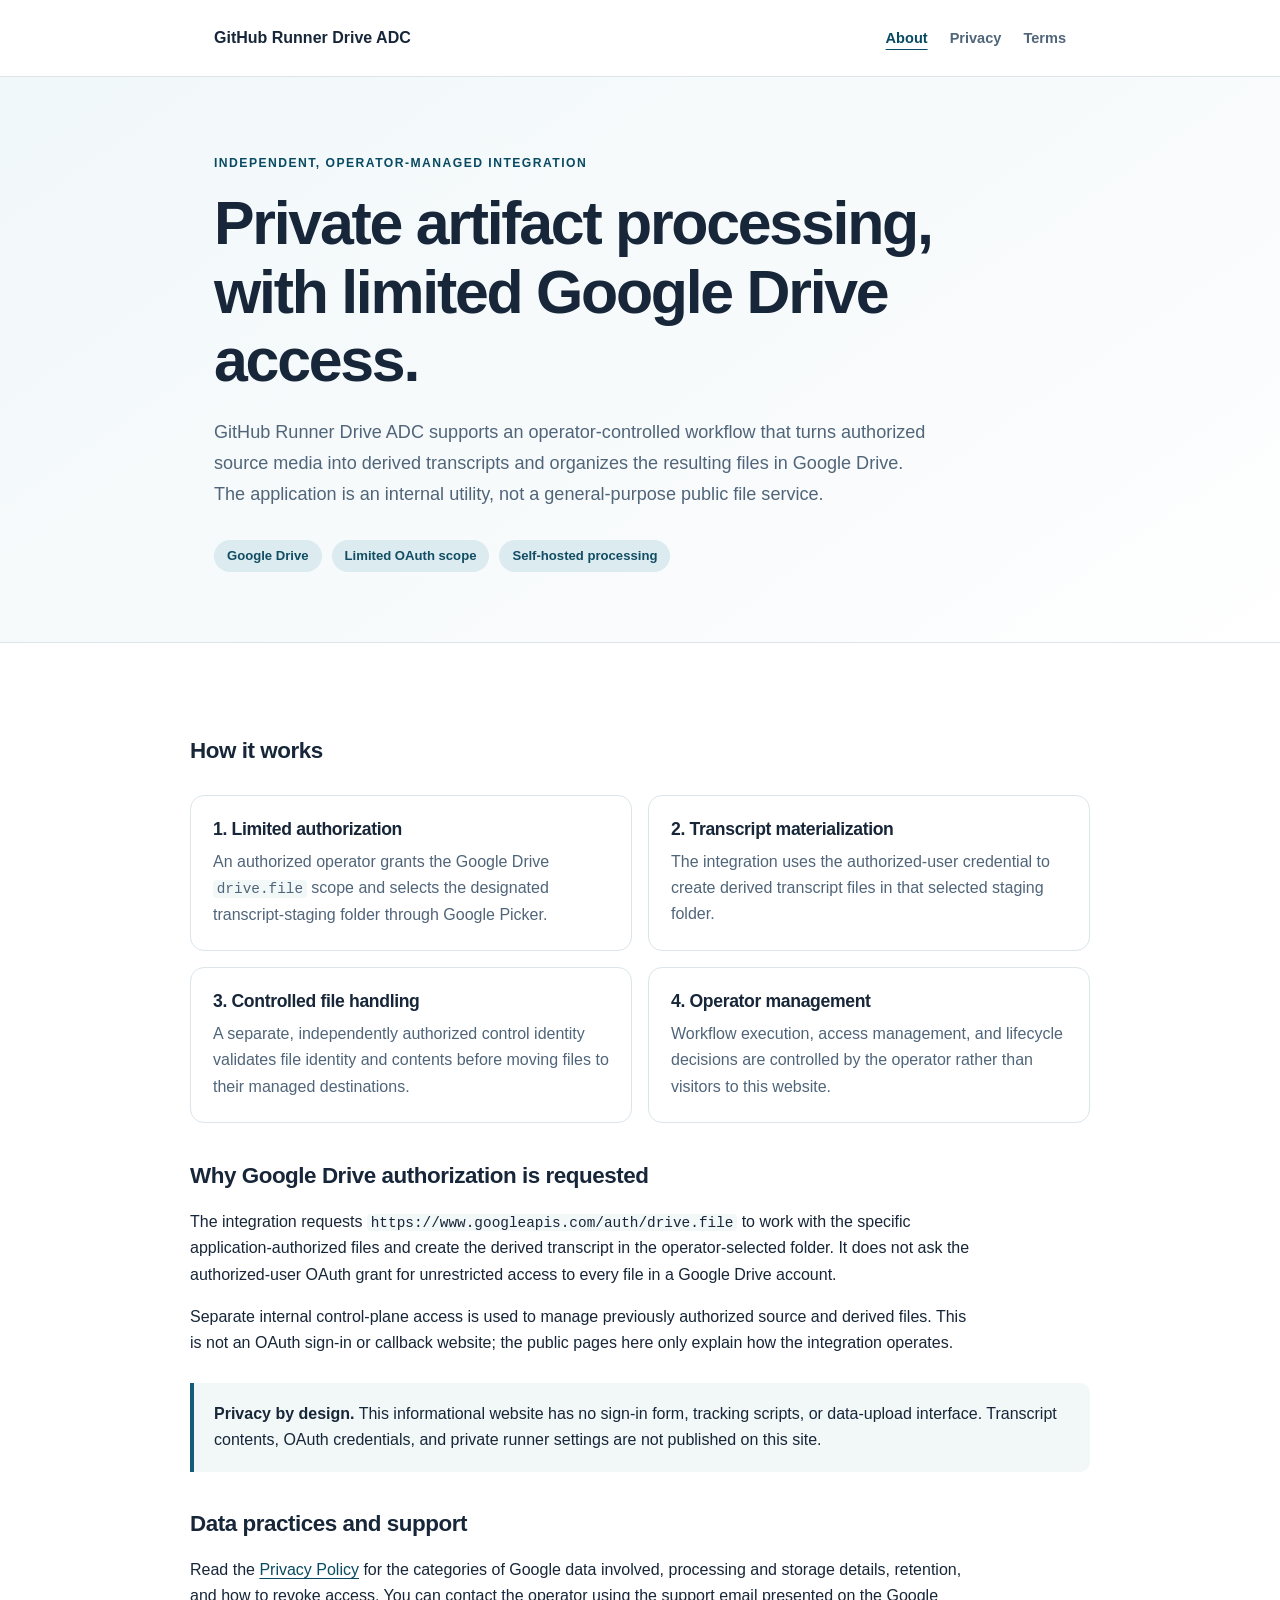
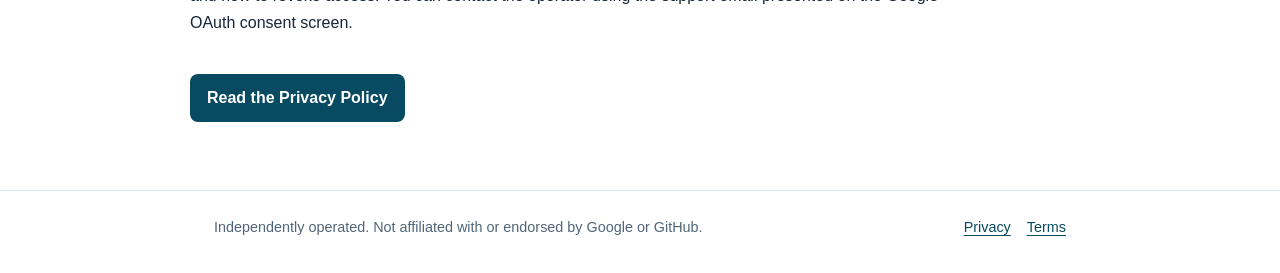
<file: index.html>
<!doctype html>
<html lang="en">
<head>
  <meta charset="utf-8">
  <meta name="viewport" content="width=device-width, initial-scale=1">
  <meta name="description" content="GitHub Runner Drive ADC is an independently operated Google Drive integration for a private artifact and transcript-processing workflow.">
  <title>GitHub Runner Drive ADC — About</title>
  <link rel="stylesheet" href="assets/style.css">
</head>
<body>
  <header class="site-head"><div class="frame head-inner">
    <a class="brand" href="./">GitHub Runner Drive ADC</a>
    <nav aria-label="Main navigation"><a href="./" aria-current="page">About</a><a href="privacy.html">Privacy</a><a href="terms.html">Terms</a></nav>
  </div></header>
  <main>
    <section class="hero"><div class="frame">
      <p class="eyebrow">Independent, operator-managed integration</p>
      <h1>Private artifact processing, with limited Google Drive access.</h1>
      <p class="lead">GitHub Runner Drive ADC supports an operator-controlled workflow that turns authorized source media into derived transcripts and organizes the resulting files in Google Drive. The application is an internal utility, not a general-purpose public file service.</p>
      <div class="pills"><span class="pill">Google Drive</span><span class="pill">Limited OAuth scope</span><span class="pill">Self-hosted processing</span></div>
    </div></section>
    <div class="frame body-content">
      <h2>How it works</h2>
      <div class="grid">
        <div class="panel"><h2>1. Limited authorization</h2><p>An authorized operator grants the Google Drive <code>drive.file</code> scope and selects the designated transcript-staging folder through Google Picker.</p></div>
        <div class="panel"><h2>2. Transcript materialization</h2><p>The integration uses the authorized-user credential to create derived transcript files in that selected staging folder.</p></div>
        <div class="panel"><h2>3. Controlled file handling</h2><p>A separate, independently authorized control identity validates file identity and contents before moving files to their managed destinations.</p></div>
        <div class="panel"><h2>4. Operator management</h2><p>Workflow execution, access management, and lifecycle decisions are controlled by the operator rather than visitors to this website.</p></div>
      </div>
      <h2>Why Google Drive authorization is requested</h2>
      <p>The integration requests <code>https://www.googleapis.com/auth/drive.file</code> to work with the specific application-authorized files and create the derived transcript in the operator-selected folder. It does not ask the authorized-user OAuth grant for unrestricted access to every file in a Google Drive account.</p>
      <p>Separate internal control-plane access is used to manage previously authorized source and derived files. This is not an OAuth sign-in or callback website; the public pages here only explain how the integration operates.</p>
      <div class="notice"><strong>Privacy by design.</strong> This informational website has no sign-in form, tracking scripts, or data-upload interface. Transcript contents, OAuth credentials, and private runner settings are not published on this site.</div>
      <h2>Data practices and support</h2>
      <p>Read the <a href="privacy.html">Privacy Policy</a> for the categories of Google data involved, processing and storage details, retention, and how to revoke access. You can contact the operator using the support email presented on the Google OAuth consent screen.</p>
      <a class="cta" href="privacy.html">Read the Privacy Policy</a>
    </div>
  </main>
  <footer class="site-foot"><div class="frame foot-inner"><span>Independently operated. Not affiliated with or endorsed by Google or GitHub.</span><span><a href="privacy.html">Privacy</a><a href="terms.html">Terms</a></span></div></footer>
</body>
</html>
</file>
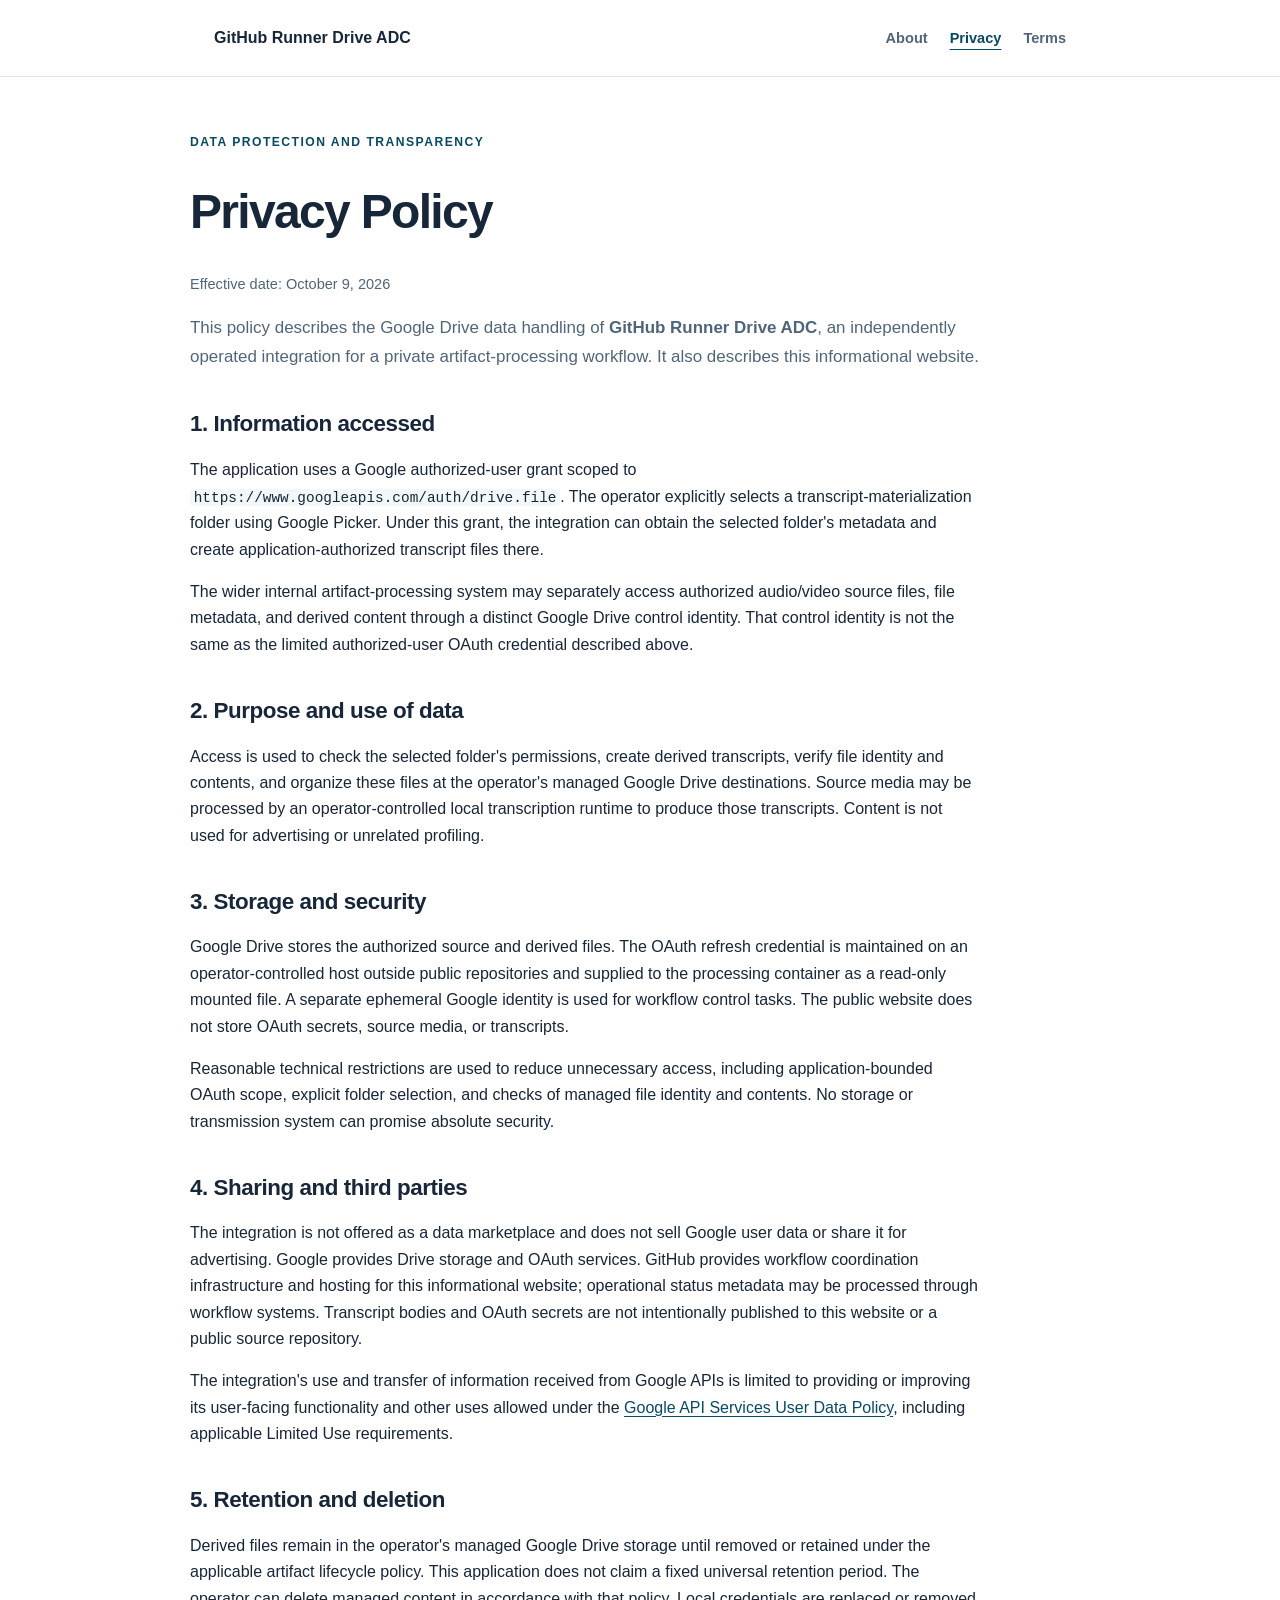
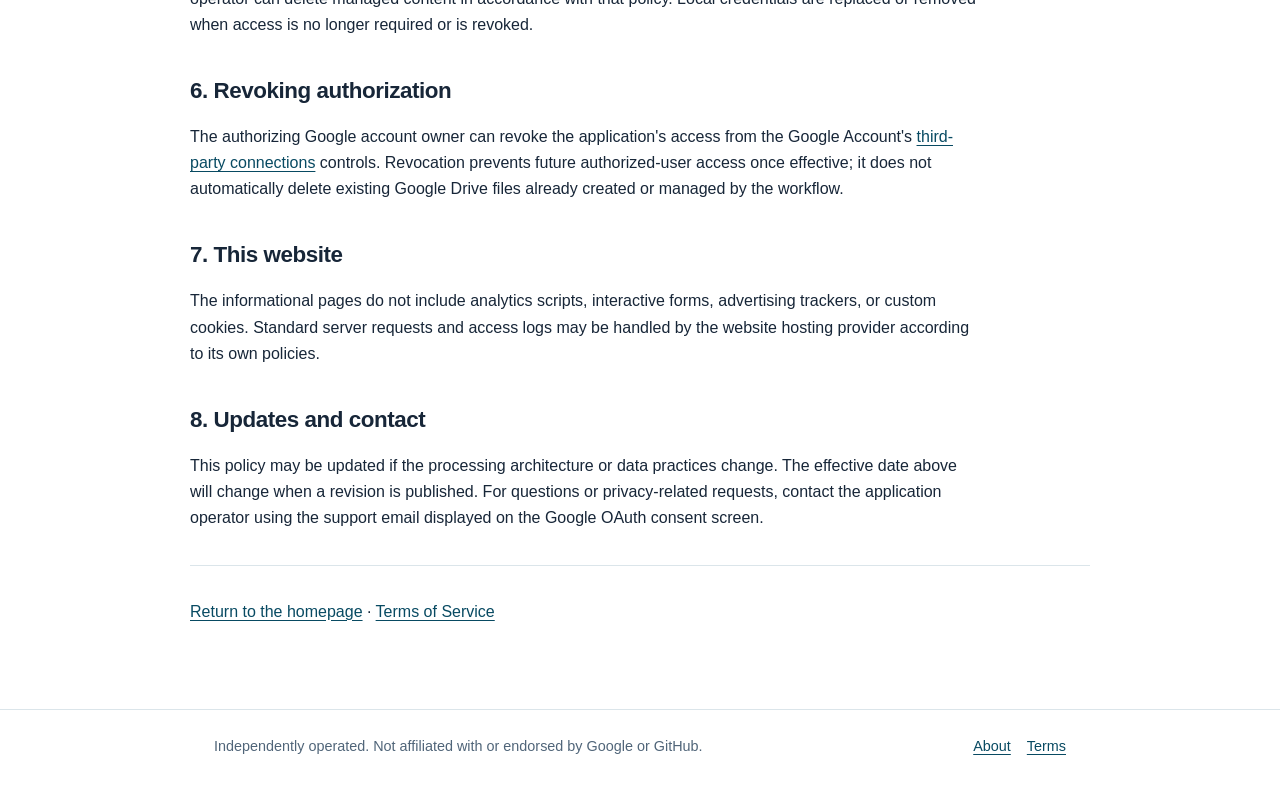
<file: privacy.html>
<!doctype html>
<html lang="en">
<head>
  <meta charset="utf-8">
  <meta name="viewport" content="width=device-width, initial-scale=1">
  <meta name="description" content="Privacy practices for GitHub Runner Drive ADC, a private Google Drive transcript-staging integration.">
  <title>Privacy Policy — GitHub Runner Drive ADC</title>
  <link rel="stylesheet" href="assets/style.css">
</head>
<body>
  <header class="site-head"><div class="frame head-inner">
    <a class="brand" href="./">GitHub Runner Drive ADC</a>
    <nav aria-label="Main navigation"><a href="./">About</a><a href="privacy.html" aria-current="page">Privacy</a><a href="terms.html">Terms</a></nav>
  </div></header>
  <main class="frame body-content">
    <p class="eyebrow">Data protection and transparency</p>
    <h1>Privacy Policy</h1>
    <p class="meta">Effective date: October 9, 2026</p>
    <p class="intro">This policy describes the Google Drive data handling of <strong>GitHub Runner Drive ADC</strong>, an independently operated integration for a private artifact-processing workflow. It also describes this informational website.</p>
    <h2>1. Information accessed</h2>
    <p>The application uses a Google authorized-user grant scoped to <code>https://www.googleapis.com/auth/drive.file</code>. The operator explicitly selects a transcript-materialization folder using Google Picker. Under this grant, the integration can obtain the selected folder's metadata and create application-authorized transcript files there.</p>
    <p>The wider internal artifact-processing system may separately access authorized audio/video source files, file metadata, and derived content through a distinct Google Drive control identity. That control identity is not the same as the limited authorized-user OAuth credential described above.</p>
    <h2>2. Purpose and use of data</h2>
    <p>Access is used to check the selected folder's permissions, create derived transcripts, verify file identity and contents, and organize these files at the operator's managed Google Drive destinations. Source media may be processed by an operator-controlled local transcription runtime to produce those transcripts. Content is not used for advertising or unrelated profiling.</p>
    <h2>3. Storage and security</h2>
    <p>Google Drive stores the authorized source and derived files. The OAuth refresh credential is maintained on an operator-controlled host outside public repositories and supplied to the processing container as a read-only mounted file. A separate ephemeral Google identity is used for workflow control tasks. The public website does not store OAuth secrets, source media, or transcripts.</p>
    <p>Reasonable technical restrictions are used to reduce unnecessary access, including application-bounded OAuth scope, explicit folder selection, and checks of managed file identity and contents. No storage or transmission system can promise absolute security.</p>
    <h2>4. Sharing and third parties</h2>
    <p>The integration is not offered as a data marketplace and does not sell Google user data or share it for advertising. Google provides Drive storage and OAuth services. GitHub provides workflow coordination infrastructure and hosting for this informational website; operational status metadata may be processed through workflow systems. Transcript bodies and OAuth secrets are not intentionally published to this website or a public source repository.</p>
    <p>The integration's use and transfer of information received from Google APIs is limited to providing or improving its user-facing functionality and other uses allowed under the <a href="https://developers.google.com/terms/api-services-user-data-policy">Google API Services User Data Policy</a>, including applicable Limited Use requirements.</p>
    <h2>5. Retention and deletion</h2>
    <p>Derived files remain in the operator's managed Google Drive storage until removed or retained under the applicable artifact lifecycle policy. This application does not claim a fixed universal retention period. The operator can delete managed content in accordance with that policy. Local credentials are replaced or removed when access is no longer required or is revoked.</p>
    <h2>6. Revoking authorization</h2>
    <p>The authorizing Google account owner can revoke the application's access from the Google Account's <a href="https://myaccount.google.com/connections">third-party connections</a> controls. Revocation prevents future authorized-user access once effective; it does not automatically delete existing Google Drive files already created or managed by the workflow.</p>
    <h2>7. This website</h2>
    <p>The informational pages do not include analytics scripts, interactive forms, advertising trackers, or custom cookies. Standard server requests and access logs may be handled by the website hosting provider according to its own policies.</p>
    <h2>8. Updates and contact</h2>
    <p>This policy may be updated if the processing architecture or data practices change. The effective date above will change when a revision is published. For questions or privacy-related requests, contact the application operator using the support email displayed on the Google OAuth consent screen.</p>
    <hr>
    <p><a href="./">Return to the homepage</a> · <a href="terms.html">Terms of Service</a></p>
  </main>
  <footer class="site-foot"><div class="frame foot-inner"><span>Independently operated. Not affiliated with or endorsed by Google or GitHub.</span><span><a href="./">About</a><a href="terms.html">Terms</a></span></div></footer>
</body>
</html>
</file>
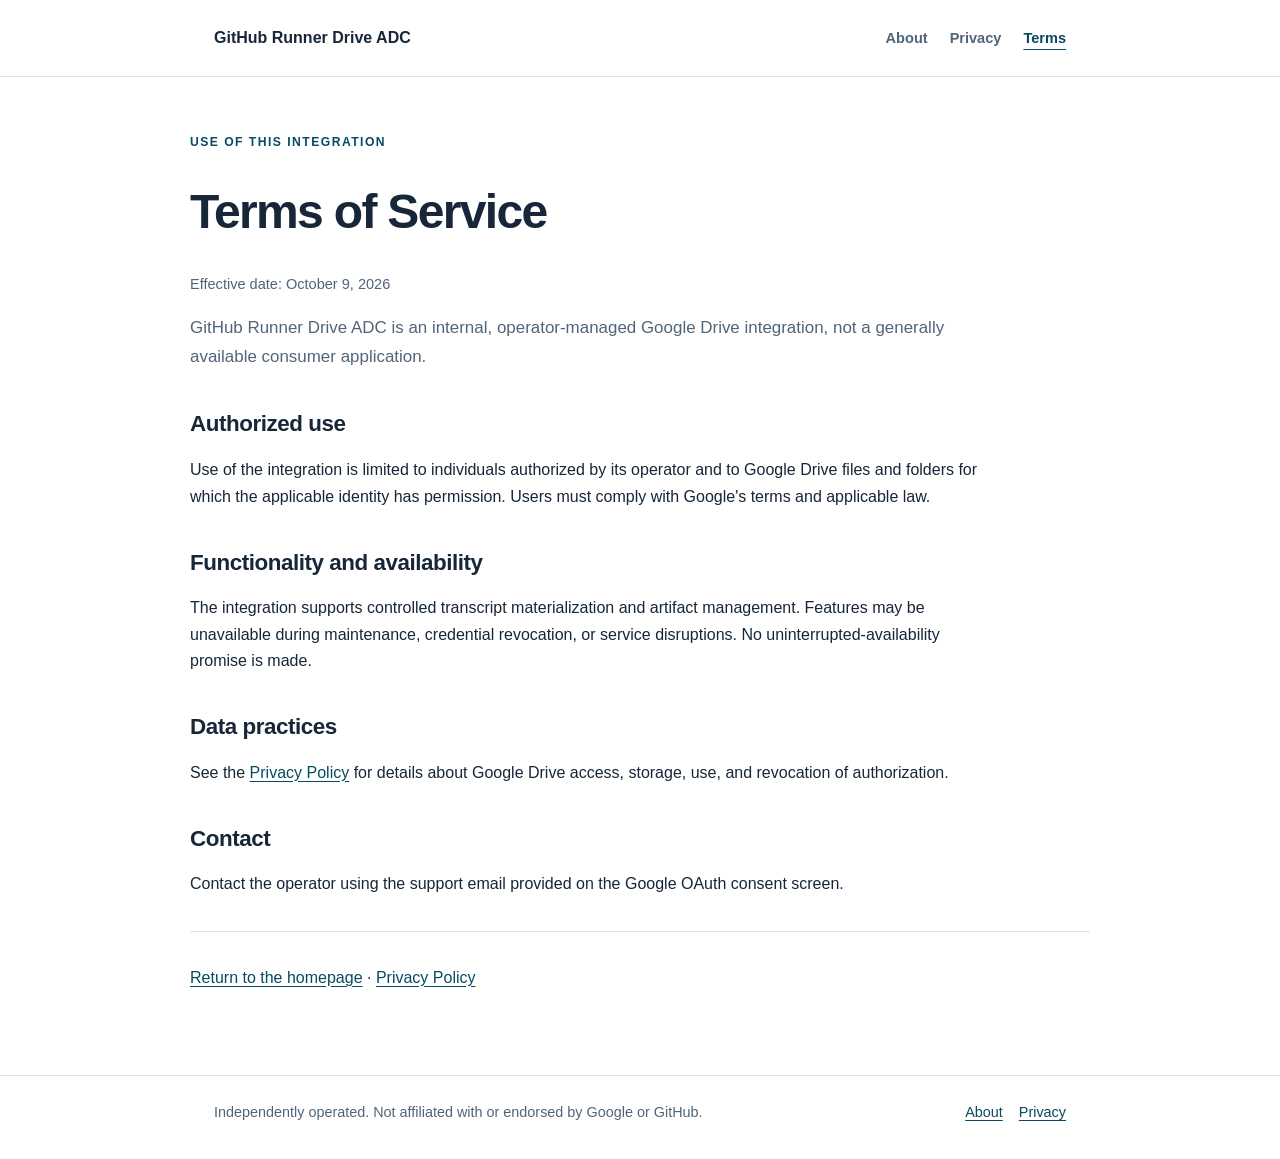
<file: terms.html>
<!doctype html>
<html lang="en">
<head>
  <meta charset="utf-8">
  <meta name="viewport" content="width=device-width, initial-scale=1">
  <meta name="description" content="Terms for GitHub Runner Drive ADC, an operator-managed private Google Drive integration.">
  <title>Terms of Service — GitHub Runner Drive ADC</title>
  <link rel="stylesheet" href="assets/style.css">
</head>
<body>
  <header class="site-head"><div class="frame head-inner">
    <a class="brand" href="./">GitHub Runner Drive ADC</a>
    <nav aria-label="Main navigation"><a href="./">About</a><a href="privacy.html">Privacy</a><a href="terms.html" aria-current="page">Terms</a></nav>
  </div></header>
  <main class="frame body-content">
    <p class="eyebrow">Use of this integration</p>
    <h1>Terms of Service</h1>
    <p class="meta">Effective date: October 9, 2026</p>
    <p class="intro">GitHub Runner Drive ADC is an internal, operator-managed Google Drive integration, not a generally available consumer application.</p>
    <h2>Authorized use</h2>
    <p>Use of the integration is limited to individuals authorized by its operator and to Google Drive files and folders for which the applicable identity has permission. Users must comply with Google's terms and applicable law.</p>
    <h2>Functionality and availability</h2>
    <p>The integration supports controlled transcript materialization and artifact management. Features may be unavailable during maintenance, credential revocation, or service disruptions. No uninterrupted-availability promise is made.</p>
    <h2>Data practices</h2>
    <p>See the <a href="privacy.html">Privacy Policy</a> for details about Google Drive access, storage, use, and revocation of authorization.</p>
    <h2>Contact</h2>
    <p>Contact the operator using the support email provided on the Google OAuth consent screen.</p>
    <hr>
    <p><a href="./">Return to the homepage</a> · <a href="privacy.html">Privacy Policy</a></p>
  </main>
  <footer class="site-foot"><div class="frame foot-inner"><span>Independently operated. Not affiliated with or endorsed by Google or GitHub.</span><span><a href="./">About</a><a href="privacy.html">Privacy</a></span></div></footer>
</body>
</html>
</file>
<file: assets/style.css>
:root{color-scheme:light;--ink:#172638;--muted:#506579;--accent:#135e76;--accent-dark:#084a62;--line:#dbe5ea;--soft:#f2f7f8;--white:#ffffff}
*{box-sizing:border-box}html{scroll-behavior:smooth}body{margin:0;background:var(--white);color:var(--ink);font:16px/1.65 -apple-system,BlinkMacSystemFont,"Segoe UI",Roboto,Helvetica,Arial,sans-serif}a{color:var(--accent-dark);text-underline-offset:3px}a:hover{color:#063a50}a:focus-visible{outline:3px solid #eda12e;outline-offset:3px;border-radius:3px}.frame{max-width:900px;margin:auto;padding:0 24px}.site-head{border-bottom:1px solid var(--line);background:var(--white)}.head-inner{display:flex;align-items:center;justify-content:space-between;gap:20px;min-height:76px}.brand{font-size:1rem;font-weight:750;text-decoration:none;color:var(--ink)}nav{display:flex;gap:22px;flex-wrap:wrap}nav a{font-size:.91rem;font-weight:600;text-decoration:none;color:var(--muted)}nav a[aria-current="page"]{color:var(--accent-dark);text-decoration:underline;text-underline-offset:6px}.hero{background:linear-gradient(145deg,#f1f8fa 0%,#f9fbfc 67%,#fff 100%);border-bottom:1px solid var(--line);padding:76px 0 70px}.eyebrow{text-transform:uppercase;letter-spacing:.12em;font-size:.76rem;color:var(--accent-dark);font-weight:800;margin:0 0 16px}.hero h1{font-size:clamp(2.1rem,6vw,3.8rem);line-height:1.13;max-width:720px;letter-spacing:-.037em;margin:0 0 22px}.lead{font-size:1.13rem;line-height:1.72;max-width:720px;color:var(--muted)}.pills{display:flex;gap:10px;flex-wrap:wrap;margin-top:30px}.pill{background:#dcebef;color:#114d63;border-radius:99px;padding:5px 13px;font-size:.82rem;font-weight:700}.body-content{padding:55px 0 68px}.body-content h1{font-size:clamp(2rem,5vw,3rem);letter-spacing:-.035em;line-height:1.15}.body-content h2{font-size:1.4rem;letter-spacing:-.02em;line-height:1.3;margin-top:2.35rem}.body-content p,.body-content li{max-width:790px}.body-content li{padding-left:4px;margin-bottom:.5rem}.body-content ul{padding-left:22px}.intro{color:var(--muted);font-size:1.06rem;line-height:1.75}.grid{display:grid;grid-template-columns:repeat(2,minmax(0,1fr));gap:16px;margin-top:30px}.panel{border:1px solid var(--line);border-radius:14px;background:white;padding:22px}.panel h2{margin:0 0 8px;font-size:1.1rem}.panel p{margin:0;color:var(--muted)}.notice{margin:26px 0;padding:18px 20px;border-left:4px solid var(--accent);background:var(--soft);border-radius:0 10px 10px 0}.meta{color:var(--muted);font-size:.91rem}.site-foot{border-top:1px solid var(--line);padding:25px 0 34px;color:var(--muted);font-size:.9rem}.foot-inner{display:flex;justify-content:space-between;gap:20px;flex-wrap:wrap}.foot-inner a{margin-left:16px}.cta{display:inline-block;margin-top:22px;padding:11px 17px;background:var(--accent-dark);color:#fff;text-decoration:none;border-radius:8px;font-weight:650}.cta:hover{color:#fff;background:#093a50}code{overflow-wrap:anywhere;background:var(--soft);padding:.05em .26em;border-radius:4px;font-size:.9em}hr{border:0;border-top:1px solid var(--line);margin:33px 0}@media(max-width:600px){.head-inner{align-items:flex-start;flex-direction:column;justify-content:center;padding:17px 0;gap:8px}.hero{padding:52px 0}.grid{grid-template-columns:1fr}.body-content{padding:35px 0}.foot-inner{display:block}.foot-inner a{margin:0 16px 0 0}}
</file>
